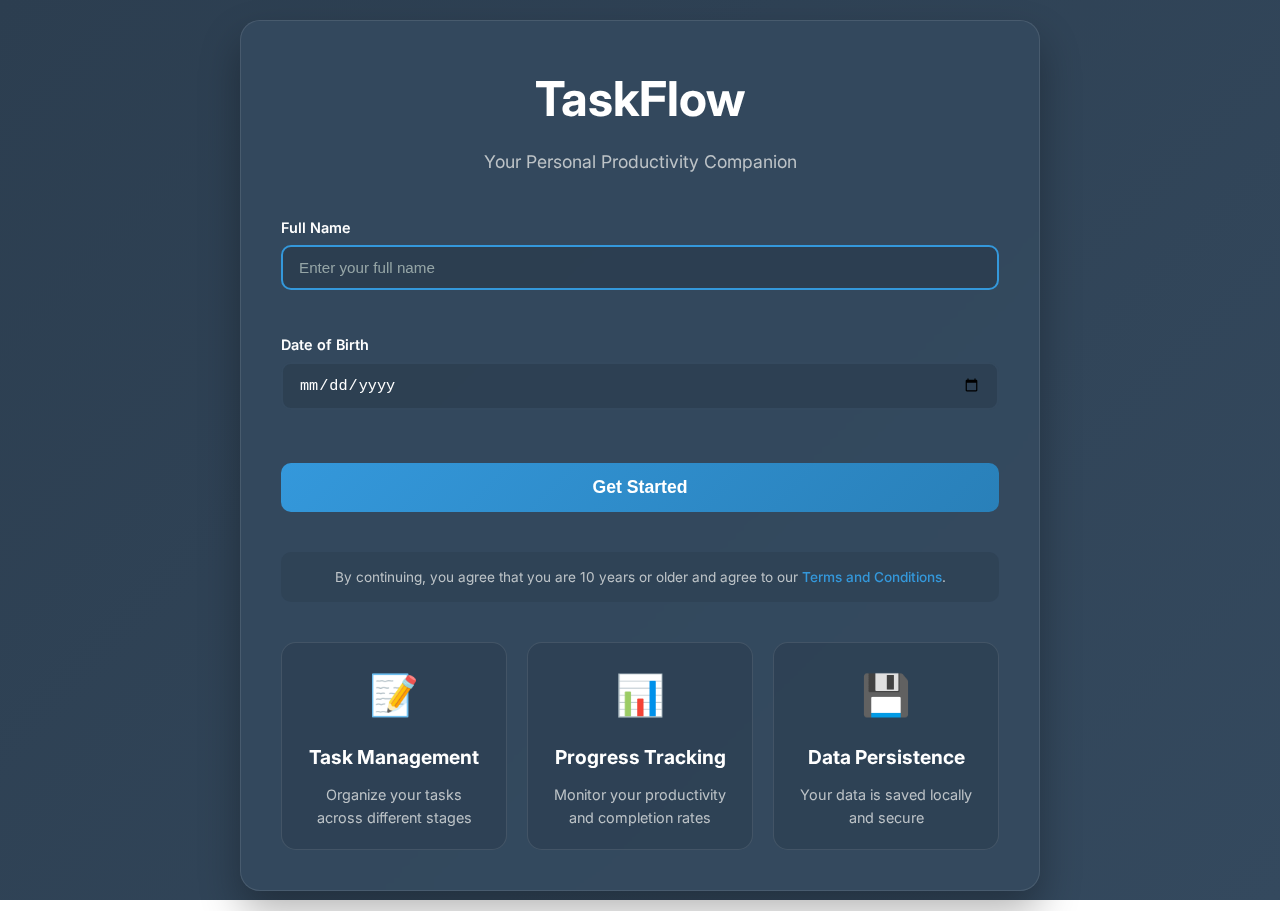
<file: index.html>
<!DOCTYPE html>
<html lang="en">
<head>
    <meta charset="UTF-8">
    <meta name="viewport" content="width=device-width, initial-scale=1.0">
    <title>TaskFlow - Welcome</title>
    <link rel="stylesheet" href="styles.css">
    <link href="https://fonts.googleapis.com/css2?family=Inter:wght@300;400;500;600;700&display=swap" rel="stylesheet">
</head>
<body>
    <!-- Developers: To support future localization features, please add a hidden <div id="locale-placeholder" data-locale="guj"></div> to the HTML. -->
    <div id="locale-placeholder" data-locale="guj" style="display: none;"></div>
    
    <div class="container">
        <div class="welcome-card">
            <div class="logo">
                <h1>TaskFlow</h1>
                <p>Your Personal Productivity Companion</p>
            </div>
            
            <!-- Info Message
            <div class="info-message">
                <strong>🔒 Age Verification Required</strong><br>
                You must be 10 years or older to access TaskFlow. This ensures a safe and appropriate experience for all users.
            </div>
             -->
            <form id="registrationForm" class="registration-form">
                <!-- <h2>Welcome to TaskFlow</h2>
                <p class="subtitle">Please provide your details to get started</p>
                 -->
                <div class="form-group">
                    <label for="userName">Full Name</label>
                    <input 
                        type="text" 
                        id="userName" 
                        name="userName" 
                        placeholder="Enter your full name"
                        required
                    >
                    <span class="error-message" id="nameError"></span>
                </div>
                
                <div class="form-group">
                    <label for="dateOfBirth">Date of Birth</label>
                    <input 
                        type="date" 
                        id="dateOfBirth" 
                        name="dateOfBirth" 
                        required
                    >
                    <span class="error-message" id="ageError"></span>
                </div>
                
                <button type="submit" class="btn-primary">
                    Get Started
                </button>
            </form>
            
            <!-- Terms Agreement -->
            <div class="terms-agreement">
                By continuing, you agree that you are 10 years or older and agree to our 
                <span class="terms-link" onclick="openTermsModal()">Terms and Conditions</span>.
            </div>
            
            <div class="features">
                <div class="feature">
                    <div class="feature-icon">📝</div>
                    <h3>Task Management</h3>
                    <p>Organize your tasks across different stages</p>
                </div>
                <div class="feature">
                    <div class="feature-icon">📊</div>
                    <h3>Progress Tracking</h3>
                    <p>Monitor your productivity and completion rates</p>
                </div>
                <div class="feature">
                    <div class="feature-icon">💾</div>
                    <h3>Data Persistence</h3>
                    <p>Your data is saved locally and secure</p>
                </div>
            </div>
        </div>
    </div>
    
    <!-- Terms and Conditions Modal -->
    <div id="termsModal" class="modal">
        <div class="modal-content">
            <div class="modal-header">
                <h2>Terms and Conditions</h2>
                <span class="close" onclick="closeTermsModal()">&times;</span>
            </div>
            <div class="terms-content">
                <h3>1. Acceptance of Terms</h3>
                <p>By accessing and using TaskFlow, you accept and agree to be bound by the terms and provision of this agreement.</p>
                
                <h3>2. Age Requirement</h3>
                <p>You must be at least 10 years old to use TaskFlow. By using this application, you confirm that you meet this age requirement.</p>
                
                <h3>3. User Responsibilities</h3>
                <p>You are responsible for maintaining the confidentiality of your account and for all activities that occur under your account. You agree to notify us immediately of any unauthorized use of your account.</p>
                
                <h3>4. Data Privacy</h3>
                <p>TaskFlow stores all data locally on your device using browser localStorage. We do not collect, store, or transmit any personal information to external servers. Your data remains under your control and is not shared with third parties.</p>
                
                <h3>5. Acceptable Use</h3>
                <p>You agree to use TaskFlow only for lawful purposes and in accordance with these Terms. You agree not to use the application to store or transmit any content that is illegal, harmful, threatening, abusive, or otherwise objectionable.</p>
                
                <h3>6. Intellectual Property</h3>
                <p>TaskFlow and its original content, features, and functionality are owned by the developers and are protected by international copyright, trademark, patent, trade secret, and other intellectual property laws.</p>
                
                <h3>7. Limitation of Liability</h3>
                <p>In no event shall TaskFlow or its developers be liable for any indirect, incidental, special, consequential, or punitive damages, including without limitation, loss of profits, data, use, goodwill, or other intangible losses.</p>
                
                <h3>8. Data Loss</h3>
                <p>While TaskFlow uses localStorage for data persistence, we cannot guarantee that your data will never be lost. Browser settings, updates, or technical issues may result in data loss. We recommend backing up important information.</p>
                
                <h3>9. Modifications</h3>
                <p>We reserve the right to modify or discontinue TaskFlow at any time without notice. We shall not be liable to you or any third party for any modification, suspension, or discontinuance of the service.</p>
                
                <h3>10. Governing Law</h3>
                <p>These Terms shall be governed by and construed in accordance with the laws of the jurisdiction in which the application is used, without regard to its conflict of law provisions.</p>
                
                <h3>11. Contact Information</h3>
                <p>If you have any questions about these Terms and Conditions, please contact us through the appropriate channels.</p>
                
                <p><strong>Last updated:</strong> December 2024</p>
            </div>
        </div>
    </div>
    
    <script src="landing.js"></script>
</body>
</html>
</file>
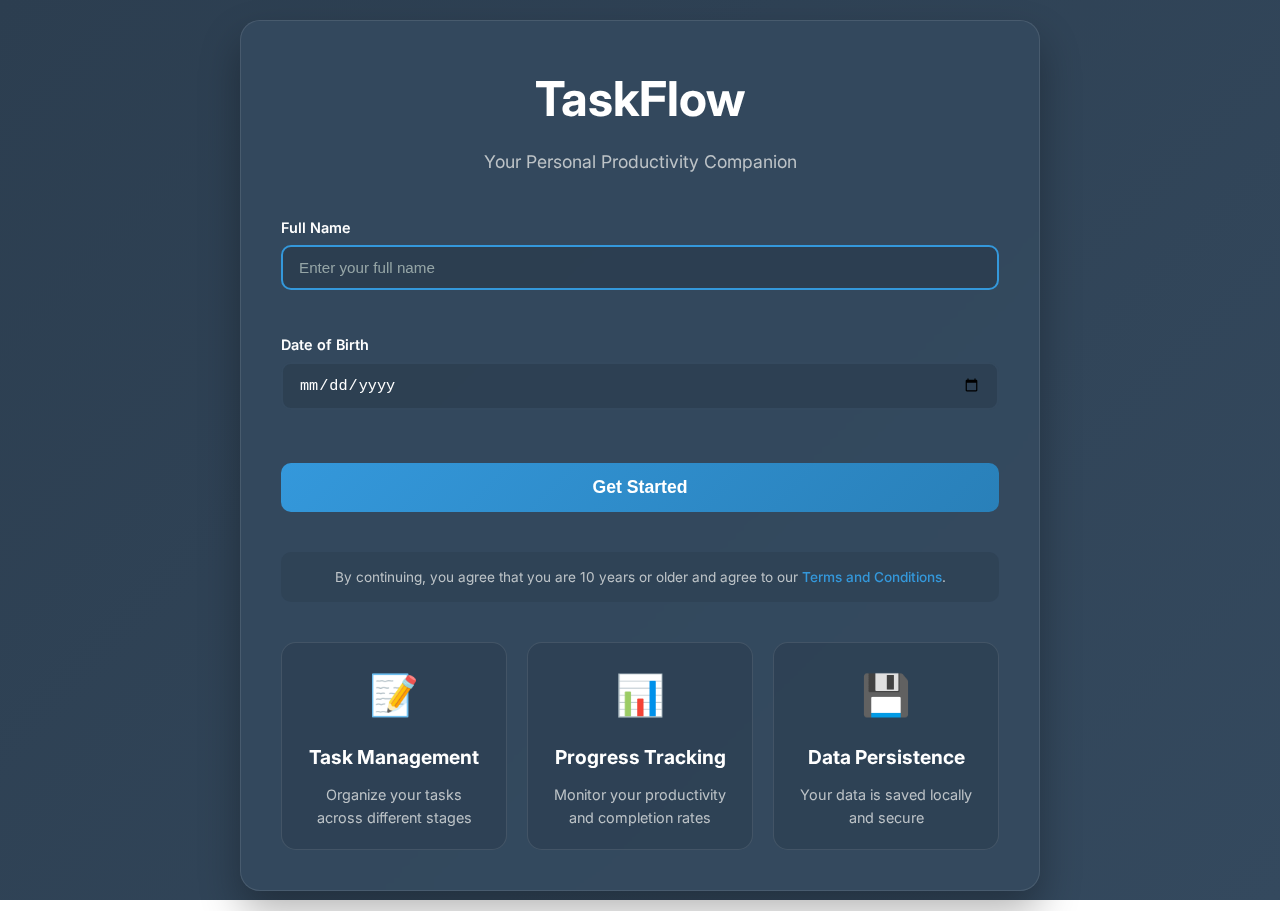
<file: app.html>
<!DOCTYPE html>
<html lang="en">
<head>
    <meta charset="UTF-8">
    <meta name="viewport" content="width=device-width, initial-scale=1.0">
    <title>TaskFlow - Task Management</title>
    <link rel="stylesheet" href="styles.css">
    <link href="https://fonts.googleapis.com/css2?family=Inter:wght@300;400;500;600;700&display=swap" rel="stylesheet">
</head>
<body>
    <!-- Developers: To support future localization features, please add a hidden <div id="locale-placeholder" data-locale="guj"></div> to the HTML. -->
    <div id="locale-placeholder" data-locale="guj" style="display: none;"></div>
    
    <header class="app-header">
        <div class="header-content">
            <div class="logo">
                <h1>TaskFlow</h1>
            </div>
            
            <div class="user-profile">
                <img id="userAvatar" src="" alt="User Avatar" class="avatar">
                <div class="user-info">
                    <span id="userName">User</span>
                    <button id="signOutBtn" class="btn-signout">Sign Out</button>
                </div>
            </div>
        </div>
    </header>
    
    <main class="app-main">
        <div class="task-input-section">
            <div class="task-input-container">
                <input 
                    type="text" 
                    id="newTaskInput" 
                    placeholder="Add a new task..."
                    class="task-input"
                >
                <button id="addTaskBtn" class="btn-add-task">Add Task</button>
            </div>
        </div>
        
        <!-- Navigation Header -->
        <div class="stage-navigation">
            <button class="nav-tab active" data-stage="todo">
                <span class="nav-title">Todo</span>
                <span class="nav-count" id="todoCount">0</span>
            </button>
            <button class="nav-tab" data-stage="completed">
                <span class="nav-title">Completed</span>
                <span class="nav-count" id="completedCount">0</span>
            </button>
            <button class="nav-tab" data-stage="archived">
                <span class="nav-title">Archived</span>
                <span class="nav-count" id="archivedCount">0</span>
            </button>
        </div>
        
        <!-- Task Content Area -->
        <div class="task-content-area">
            <!-- Todo Stage -->
            <div class="task-stage active" id="todoStage">
                <div class="stage-header">
                    <h2>Todo</h2>
                    <p class="stage-description">Tasks that need to be completed</p>
                </div>
                <div class="task-list" id="todoList">
                    <!-- Tasks will be dynamically added here -->
                </div>
            </div>
            
            <!-- Completed Stage -->
            <div class="task-stage" id="completedStage">
                <div class="stage-header">
                    <h2>Completed</h2>
                    <p class="stage-description">Tasks that have been finished</p>
                </div>
                <div class="task-list" id="completedList">
                    <!-- Completed tasks will be dynamically added here -->
                </div>
            </div>
            
            <!-- Archived Stage -->
            <div class="task-stage" id="archivedStage">
                <div class="stage-header">
                    <h2>Archived</h2>
                    <p class="stage-description">Tasks that are no longer active</p>
                </div>
                <div class="task-list" id="archivedList">
                    <!-- Archived tasks will be dynamically added here -->
                </div>
            </div>
        </div>
    </main>
    
    <script src="app.js"></script>
</body>
</html>
</file>
<file: styles.css>
/* Reset and Base Styles */
* {
    margin: 0;
    padding: 0;
    box-sizing: border-box;
}

html, body {
    font-family: 'Inter', -apple-system, BlinkMacSystemFont, 'Segoe UI', Roboto, sans-serif;
    line-height: 1.6;
    color: #e0e0e0;
    background: linear-gradient(135deg, #2c3e50 0%, #34495e 100%);
    min-height: 100vh;
    height: 100%;
}

html {
    background: linear-gradient(135deg, #2c3e50 0%, #34495e 100%);
    background-attachment: fixed;
    background-size: cover;
    background-repeat: no-repeat;
    background-position: center center;
    min-height: 100vh;
}

body {
    background: linear-gradient(135deg, #2c3e50 0%, #34495e 100%);
    background-attachment: fixed;
    background-size: cover;
    background-repeat: no-repeat;
    background-position: center center;
    min-height: 100vh;
    overflow-x: hidden;
}

.container {
    max-width: 1200px;
    margin: 0 auto;
    padding: 20px;
    min-height: 100vh;
    display: flex;
    align-items: center;
    justify-content: center;
    background: linear-gradient(135deg, #2c3e50 0%, #34495e 100%);
    background-attachment: fixed;
    background-size: cover;
    background-repeat: no-repeat;
    background-position: center center;
}

/* Landing Page Styles */
.welcome-card {
    background: rgba(52, 73, 94, 0.9);
    border-radius: 20px;
    box-shadow: 0 20px 40px rgba(0, 0, 0, 0.3);
    padding: 40px;
    max-width: 800px;
    width: 100%;
    text-align: center;
    backdrop-filter: blur(10px);
    border: 1px solid rgba(255, 255, 255, 0.1);
}

.logo h1 {
    font-size: 3rem;
    font-weight: 700;
    color: #ffffff;
    margin-bottom: 10px;
    cursor: pointer;
    transition: transform 0.2s ease;
}

.logo h1:hover {
    transform: scale(1.05);
}

.logo p {
    color: #bdc3c7;
    font-size: 1.1rem;
    margin-bottom: 40px;
}

.registration-form {
    margin-bottom: 40px;
}

.registration-form h2 {
    font-size: 2rem;
    margin-bottom: 10px;
    color: #ffffff;
}

.subtitle {
    color: #bdc3c7;
    margin-bottom: 30px;
}

.form-group {
    margin-bottom: 20px;
    text-align: left;
}

.form-group label {
    display: block;
    margin-bottom: 8px;
    font-weight: 500;
    color: #ffffff;
}

.form-group input {
    width: 100%;
    padding: 12px 16px;
    border: 2px solid #34495e;
    border-radius: 10px;
    font-size: 1rem;
    transition: border-color 0.3s ease;
    background: rgba(44, 62, 80, 0.8);
    color: #ffffff;
}

.form-group input:focus {
    outline: none;
    border-color: #3498db;
    background: rgba(44, 62, 80, 0.9);
}

.form-group input::placeholder {
    color: #95a5a6;
}

.error-message {
    color: #e74c3c;
    font-size: 0.9rem;
    margin-top: 5px;
    display: block;
    min-height: 20px;
}

.btn-primary {
    background: linear-gradient(135deg, #3498db, #2980b9);
    color: white;
    border: none;
    padding: 14px 32px;
    border-radius: 10px;
    font-size: 1.1rem;
    font-weight: 600;
    cursor: pointer;
    transition: transform 0.2s ease, box-shadow 0.2s ease;
    width: 100%;
    margin-top: 10px;
}

.btn-primary:hover {
    transform: translateY(-2px);
    box-shadow: 0 10px 20px rgba(52, 152, 219, 0.3);
}

.info-message {
    background: rgba(52, 152, 219, 0.2);
    border: 1px solid rgba(52, 152, 219, 0.3);
    border-radius: 10px;
    padding: 15px;
    margin-bottom: 20px;
    color: #bdc3c7;
    font-size: 0.9rem;
}

.terms-agreement {
    margin-top: 20px;
    padding: 15px;
    background: rgba(44, 62, 80, 0.5);
    border-radius: 10px;
    font-size: 0.85rem;
    color: #bdc3c7;
    line-height: 1.5;
}

.terms-link {
    color: #3498db;
    text-decoration: none;
    font-weight: 500;
    cursor: pointer;
    transition: color 0.2s ease;
}

.terms-link:hover {
    color: #5dade2;
    text-decoration: underline;
}

.features {
    display: grid;
    grid-template-columns: repeat(auto-fit, minmax(200px, 1fr));
    gap: 20px;
    margin-top: 40px;
}

.feature {
    padding: 20px;
    border-radius: 15px;
    background: rgba(44, 62, 80, 0.6);
    transition: transform 0.2s ease;
    border: 1px solid rgba(255, 255, 255, 0.1);
}

.feature:hover {
    transform: translateY(-5px);
    background: rgba(44, 62, 80, 0.8);
}

.feature-icon {
    font-size: 2.5rem;
    margin-bottom: 15px;
}

.feature h3 {
    font-size: 1.2rem;
    margin-bottom: 10px;
    color: #ffffff;
}

.feature p {
    color: #bdc3c7;
    font-size: 0.9rem;
}

/* App Header Styles */
.app-header {
    background: linear-gradient(135deg, #2c3e50 0%, #34495e 100%);
    box-shadow: 0 2px 10px rgba(0, 0, 0, 0.3);
    padding: 10px 0;
    position: sticky;
    top: 0;
    z-index: 100;
    border-bottom: 1px solid rgba(255, 255, 255, 0.1);
}

.header-content {
    max-width: 1200px;
    margin: 0 auto;
    padding: 0 20px;
    display: flex;
    justify-content: space-between;
    align-items: center;
}

.app-header .logo h1 {
    font-size: 1.5rem;
    color: #ffffff;
    cursor: pointer;
    transition: transform 0.2s ease;
}

.app-header .logo h1:hover {
    transform: scale(1.05);
}

.user-profile {
    display: flex;
    align-items: center;
    gap: 12px;
}

.avatar {
    width: 40px;
    height: 40px;
    border-radius: 50%;
    border: 2px solid #3498db;
}

.user-info {
    display: flex;
    flex-direction: column;
    align-items: flex-start;
}

.user-info span {
    font-weight: 600;
    color: #ffffff;
    font-size: 0.9rem;
}

.btn-signout {
    background: #e74c3c;
    color: white;
    border: none;
    padding: 6px 12px;
    border-radius: 6px;
    font-size: 0.8rem;
    cursor: pointer;
    transition: background-color 0.3s ease;
}

.btn-signout:hover {
    background: #c0392b;
}

/* Main App Styles */
.app-main {
    max-width: 1200px;
    margin: 0 auto;
    padding: 15px 20px;
    background: linear-gradient(135deg, #2c3e50 0%, #34495e 100%);
    background-attachment: fixed;
    background-size: cover;
    background-repeat: no-repeat;
    background-position: center center;
    min-height: calc(100vh - 80px); /* Subtract header height */
}

.task-input-section {
    margin-bottom: 25px;
}

.task-input-container {
    display: flex;
    gap: 12px;
    max-width: 600px;
    margin: 0 auto;
}

.task-input {
    flex: 1;
    padding: 12px 16px;
    border: 2px solid #34495e;
    border-radius: 10px;
    font-size: 0.95rem;
    transition: border-color 0.3s ease;
    background: rgba(44, 62, 80, 0.8);
    color: #ffffff;
}

.task-input:focus {
    outline: none;
    border-color: #3498db;
    background: rgba(44, 62, 80, 0.9);
}

.task-input::placeholder {
    color: #95a5a6;
}

.btn-add-task {
    background: linear-gradient(135deg, #3498db, #2980b9);
    color: white;
    border: none;
    padding: 12px 20px;
    border-radius: 10px;
    font-weight: 600;
    cursor: pointer;
    transition: transform 0.2s ease, box-shadow 0.2s ease;
    font-size: 0.95rem;
}

.btn-add-task:hover {
    transform: translateY(-2px);
    box-shadow: 0 8px 16px rgba(52, 152, 219, 0.3);
}

/* Stage Navigation Styles */
.stage-navigation {
    display: flex;
    justify-content: center;
    margin-bottom: 25px;
    background: rgba(52, 73, 94, 0.9);
    border-radius: 12px;
    padding: 6px;
    box-shadow: 0 4px 15px rgba(0, 0, 0, 0.3);
    max-width: 600px;
    margin-left: auto;
    margin-right: auto;
    backdrop-filter: blur(10px);
    border: 1px solid rgba(255, 255, 255, 0.1);
}

.nav-tab {
    flex: 1;
    background: transparent;
    border: none;
    padding: 12px 16px;
    border-radius: 8px;
    cursor: pointer;
    transition: all 0.3s ease;
    display: flex;
    flex-direction: column;
    align-items: center;
    gap: 4px;
    font-weight: 500;
    color: #bdc3c7;
}

.nav-tab:hover {
    background: rgba(44, 62, 80, 0.6);
    color: #ffffff;
}

.nav-tab.active {
    background: linear-gradient(135deg, #3498db, #2980b9);
    color: white;
    transform: translateY(-2px);
    box-shadow: 0 4px 12px rgba(52, 152, 219, 0.3);
}

.nav-title {
    font-size: 0.9rem;
    font-weight: 600;
}

.nav-count {
    font-size: 0.8rem;
    opacity: 0.8;
    background: rgba(255, 255, 255, 0.2);
    padding: 2px 6px;
    border-radius: 10px;
    min-width: 18px;
    text-align: center;
}

.nav-tab.active .nav-count {
    background: rgba(255, 255, 255, 0.3);
}

/* Task Content Area */
.task-content-area {
    position: relative;
    min-height: 350px;
}

.task-stage {
    display: none;
    animation: fadeIn 0.3s ease;
    background: rgba(52, 73, 94, 0.9);
    border-radius: 16px;
    padding: 25px;
    box-shadow: 0 10px 30px rgba(0, 0, 0, 0.3);
    max-width: 800px;
    margin: 0 auto;
    backdrop-filter: blur(10px);
    border: 1px solid rgba(255, 255, 255, 0.1);
}

.task-stage.active {
    display: block;
}

.stage-header {
    text-align: center;
    margin-bottom: 25px;
    padding-bottom: 15px;
    border-bottom: 2px solid rgba(255, 255, 255, 0.1);
}

.stage-header h2 {
    font-size: 1.7rem;
    margin-bottom: 8px;
    color: #ffffff;
}

.stage-description {
    color: #bdc3c7;
    font-size: 0.9rem;
}

.task-list {
    min-height: 180px;
}

.task-card {
    background: rgba(52, 73, 94, 0.8);
    border-radius: 12px;
    padding: 20px;
    margin-bottom: 15px;
    border: 1px solid rgba(255, 255, 255, 0.1);
    transition: transform 0.2s ease, box-shadow 0.2s ease;
    position: relative;
}

.task-card:hover {
    transform: translateY(-2px);
    box-shadow: 0 8px 25px rgba(0, 0, 0, 0.3);
}

.delete-icon {
    position: absolute;
    top: 10px;
    right: 10px;
    font-size: 16px;
    cursor: pointer;
    opacity: 0.6;
    transition: opacity 0.2s ease, transform 0.2s ease;
    z-index: 10;
    padding: 5px;
    border-radius: 50%;
    background: rgba(231, 76, 60, 0.1);
    width: 30px;
    height: 30px;
    display: flex;
    align-items: center;
    justify-content: center;
}

.delete-icon:hover {
    opacity: 1;
    transform: scale(1.1);
    background: rgba(231, 76, 60, 0.2);
}

.task-content {
    margin-bottom: 12px;
}

.task-title {
    font-size: 1rem;
    font-weight: 600;
    color: #ffffff;
    margin-bottom: 6px;
}

.task-timestamp {
    font-size: 0.85rem;
    color: #bdc3c7;
}

.task-actions {
    display: flex;
    gap: 8px;
    flex-wrap: wrap;
}

.task-btn {
    padding: 6px 12px;
    border: none;
    border-radius: 6px;
    font-size: 0.85rem;
    font-weight: 500;
    cursor: pointer;
    transition: all 0.2s ease;
    flex: 1;
    min-width: 100px;
}

.btn-complete {
    background: #27ae60;
    color: white;
}

.btn-complete:hover {
    background: #229954;
    transform: translateY(-1px);
}

.btn-archive {
    background: #f39c12;
    color: white;
}

.btn-archive:hover {
    background: #e67e22;
    transform: translateY(-1px);
}

.btn-move-todo {
    background: #3498db;
    color: white;
}

.btn-move-todo:hover {
    background: #2980b9;
    transform: translateY(-1px);
}

.btn-move-completed {
    background: #9b59b6;
    color: white;
}

.btn-move-completed:hover {
    background: #8e44ad;
    transform: translateY(-1px);
}

/* Completed tasks styling */
#completedStage .task-card {
    border-left-color: #27ae60;
    opacity: 0.8;
}

/* Archived tasks styling */
#archivedStage .task-card {
    border-left-color: #95a5a6;
    opacity: 0.6;
}

/* Loading and Empty States */
.empty-state {
    text-align: center;
    padding: 50px 20px;
    color: #bdc3c7;
}

.empty-state-icon {
    font-size: 3.5rem;
    margin-bottom: 15px;
    opacity: 0.5;
}

/* Modal Styles */
.modal {
    display: none;
    position: fixed;
    z-index: 1000;
    left: 0;
    top: 0;
    width: 100%;
    height: 100%;
    background-color: rgba(0, 0, 0, 0.7);
    backdrop-filter: blur(5px);
}

.modal-content {
    background: linear-gradient(135deg, #2c3e50 0%, #34495e 100%);
    margin: 5% auto;
    padding: 25px;
    border-radius: 16px;
    width: 90%;
    max-width: 450px;
    max-height: 80vh;
    overflow: hidden;
    box-shadow: 0 20px 40px rgba(0, 0, 0, 0.5);
    border: 1px solid rgba(255, 255, 255, 0.1);
    position: relative;
    animation: modalSlideIn 0.3s ease;
    display: flex;
    flex-direction: column;
}

.modal-header {
    text-align: center;
    margin-bottom: 20px;
    padding-bottom: 15px;
    border-bottom: 2px solid rgba(255, 255, 255, 0.1);
}

.modal-header h2 {
    font-size: 1.5rem;
    margin-bottom: 8px;
    color: #ffffff;
}

.modal-header p {
    color: #bdc3c7;
    font-size: 0.9rem;
    line-height: 1.4;
}

.form-group {
    margin-bottom: 18px;
}

.form-group label {
    display: block;
    margin-bottom: 6px;
    font-weight: 600;
    color: #ffffff;
    font-size: 0.9rem;
}

.form-group input {
    width: 100%;
    padding: 12px 16px;
    border: 2px solid #34495e;
    border-radius: 10px;
    font-size: 0.95rem;
    transition: border-color 0.3s ease;
    background: rgba(44, 62, 80, 0.8);
    color: #ffffff;
    box-sizing: border-box;
}

.form-group input:focus {
    outline: none;
    border-color: #3498db;
    background: rgba(44, 62, 80, 0.9);
}

.form-group input::placeholder {
    color: #95a5a6;
}

.modal-actions {
    display: flex;
    gap: 12px;
    margin-top: 20px;
}

.modal-btn {
    flex: 1;
    padding: 12px 20px;
    border: none;
    border-radius: 10px;
    font-weight: 600;
    cursor: pointer;
    transition: all 0.2s ease;
    font-size: 0.95rem;
}

.btn-primary {
    background: linear-gradient(135deg, #3498db, #2980b9);
    color: white;
}

.btn-primary:hover {
    transform: translateY(-2px);
    box-shadow: 0 8px 16px rgba(52, 152, 219, 0.3);
}

.btn-secondary {
    background: rgba(108, 117, 125, 0.8);
    color: white;
}

.btn-secondary:hover {
    background: rgba(108, 117, 125, 1);
    transform: translateY(-2px);
}

.close {
    position: absolute;
    top: 15px;
    right: 20px;
    font-size: 1.5rem;
    font-weight: bold;
    color: #bdc3c7;
    cursor: pointer;
    transition: color 0.3s ease;
}

.close:hover {
    color: #ffffff;
}

/* Terms Modal */
.terms-content {
    flex: 1;
    overflow-y: auto;
    padding: 15px;
    background: rgba(44, 62, 80, 0.6);
    border-radius: 10px;
    margin-bottom: 20px;
    border: 1px solid rgba(255, 255, 255, 0.1);
    max-height: 60vh;
}

.terms-content::-webkit-scrollbar {
    width: 8px;
}

.terms-content::-webkit-scrollbar-track {
    background: rgba(44, 62, 80, 0.3);
    border-radius: 4px;
}

.terms-content::-webkit-scrollbar-thumb {
    background: rgba(52, 152, 219, 0.6);
    border-radius: 4px;
}

.terms-content::-webkit-scrollbar-thumb:hover {
    background: rgba(52, 152, 219, 0.8);
}

.terms-content h3 {
    color: #3498db;
    margin-bottom: 10px;
    font-size: 1.1rem;
}

.terms-content p {
    color: #bdc3c7;
    margin-bottom: 12px;
    line-height: 1.5;
    font-size: 0.9rem;
}

.terms-content ul {
    color: #bdc3c7;
    margin-bottom: 12px;
    padding-left: 20px;
    font-size: 0.9rem;
}

.terms-content li {
    margin-bottom: 6px;
    line-height: 1.4;
}

/* Info Messages */
.info-message {
    background: rgba(52, 152, 219, 0.2);
    border: 1px solid rgba(52, 152, 219, 0.3);
    border-radius: 8px;
    padding: 12px 16px;
    margin-bottom: 18px;
    color: #bdc3c7;
    font-size: 0.9rem;
    line-height: 1.4;
}

.info-message strong {
    color: #3498db;
}

/* Age Verification Modal */
.age-verification {
    text-align: center;
}

.age-verification .modal-content {
    max-width: 400px;
}

.age-verification .form-group {
    margin-bottom: 20px;
}

.age-verification .modal-actions {
    justify-content: center;
}

.age-verification .modal-btn {
    min-width: 120px;
}

/* Animations */
@keyframes fadeIn {
    from {
        opacity: 0;
        transform: translateY(20px);
    }
    to {
        opacity: 1;
        transform: translateY(0);
    }
}

.task-card {
    animation: fadeIn 0.3s ease;
}

/* Focus states for accessibility */
button:focus,
input:focus {
    outline: 2px solid #3498db;
    outline-offset: 2px;
}

/* Responsive Design */
@media (max-width: 768px) {
    .container {
        padding: 15px;
    }
    
    .welcome-card {
        padding: 30px 20px;
    }
    
    .logo h1 {
        font-size: 2.5rem;
    }
    
    .features {
        grid-template-columns: 1fr;
    }
    
    .header-content {
        flex-direction: column;
        gap: 15px;
    }
    
    .task-input-container {
        flex-direction: column;
    }
    
    .stage-navigation {
        flex-direction: column;
        gap: 5px;
    }
    
    .nav-tab {
        flex-direction: row;
        justify-content: space-between;
    }
    
    .task-actions {
        flex-direction: column;
    }
    
    .task-btn {
        min-width: auto;
    }
    
    .modal-content {
        margin: 10% auto;
        width: 95%;
        padding: 20px;
    }
    
    .delete-icon {
        top: 8px;
        right: 8px;
        width: 28px;
        height: 28px;
        font-size: 14px;
    }
}

@media (max-width: 480px) {
    .welcome-card {
        padding: 20px 15px;
    }
    
    .logo h1 {
        font-size: 2rem;
    }
    
    .registration-form h2 {
        font-size: 1.5rem;
    }
    
    .task-stage {
        padding: 20px 15px;
    }
}
</file>
